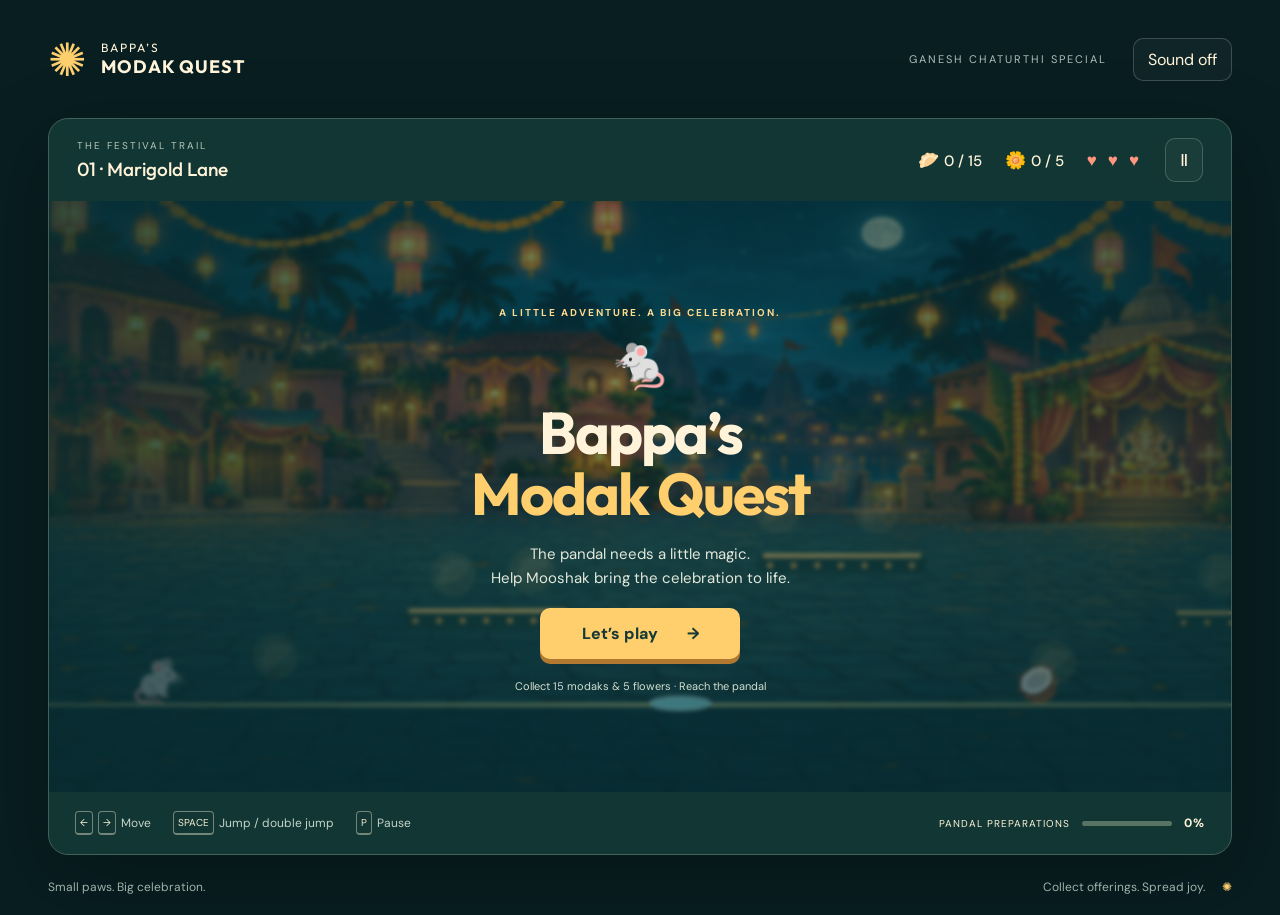
<file: index.html>
<!doctype html><html lang="en"><head><meta charset="UTF-8"><meta name="viewport" content="width=device-width,initial-scale=1"><title>Bappa’s Modak Quest</title><meta name="description" content="Help Mooshak gather modaks and flowers for Ganesh Chaturthi in a festive platform adventure."><link rel="icon" href="favicon.svg"><link rel="stylesheet" href="style.css"></head><body><main><header><a class="brand" href="./"><span class="brand-icon">✺</span><span>BAPPA’S <b>MODAK QUEST</b></span></a><div class="header-right"><span class="edition">GANESH CHATURTHI SPECIAL</span><button id="sound" aria-label="Enable sound">Sound off</button></div></header><section class="game-shell"><div class="hud"><div><span class="eyebrow">THE FESTIVAL TRAIL</span><strong id="chapter">01 · Marigold Lane</strong></div><div class="stats"><span title="Modaks">🥟 <b id="score">0 / 15</b></span><span title="Flowers">🌼 <b id="flowers">0 / 5</b></span><span id="hearts" aria-label="3 hearts">♥ ♥ ♥</span><button id="pause" aria-label="Pause game">Ⅱ</button></div></div><div class="stage"><canvas id="game" width="1200" height="600" aria-label="Platform game. Use arrow keys or A and D to move; Space to jump." tabindex="0"></canvas><div id="overlay" class="overlay"><div class="intro"><span class="pill">A LITTLE ADVENTURE. A BIG CELEBRATION.</span><div class="mouse">🐁</div><h1>Bappa’s<br><em>Modak Quest</em></h1><p>The pandal needs a little magic.<br>Help Mooshak bring the celebration to life.</p><button id="start" class="primary">Let’s play <span>→</span></button><span class="intro-note">Collect 15 modaks & 5 flowers · Reach the pandal</span></div></div><div id="toast" role="status"></div><div id="blessing"></div></div><div class="game-footer"><div class="instructions"><span><kbd>←</kbd><kbd>→</kbd> Move</span><span><kbd>SPACE</kbd> Jump / double jump</span><span><kbd>P</kbd> Pause</span></div><div class="progress"><span>PANDAL PREPARATIONS</span><div><i id="progress"></i></div><b id="percent">0%</b></div></div></section><div class="touch-controls"><div><button data-key="ArrowLeft" aria-label="Move left">←</button><button data-key="ArrowRight" aria-label="Move right">→</button></div><button data-key="Space" class="jump">JUMP ↑</button></div><footer><span>Small paws. Big celebration.</span><span>Collect offerings. Spread joy. <span class="footer-flower">✺</span></span></footer></main><script src="game.js"></script></body></html>
</file>
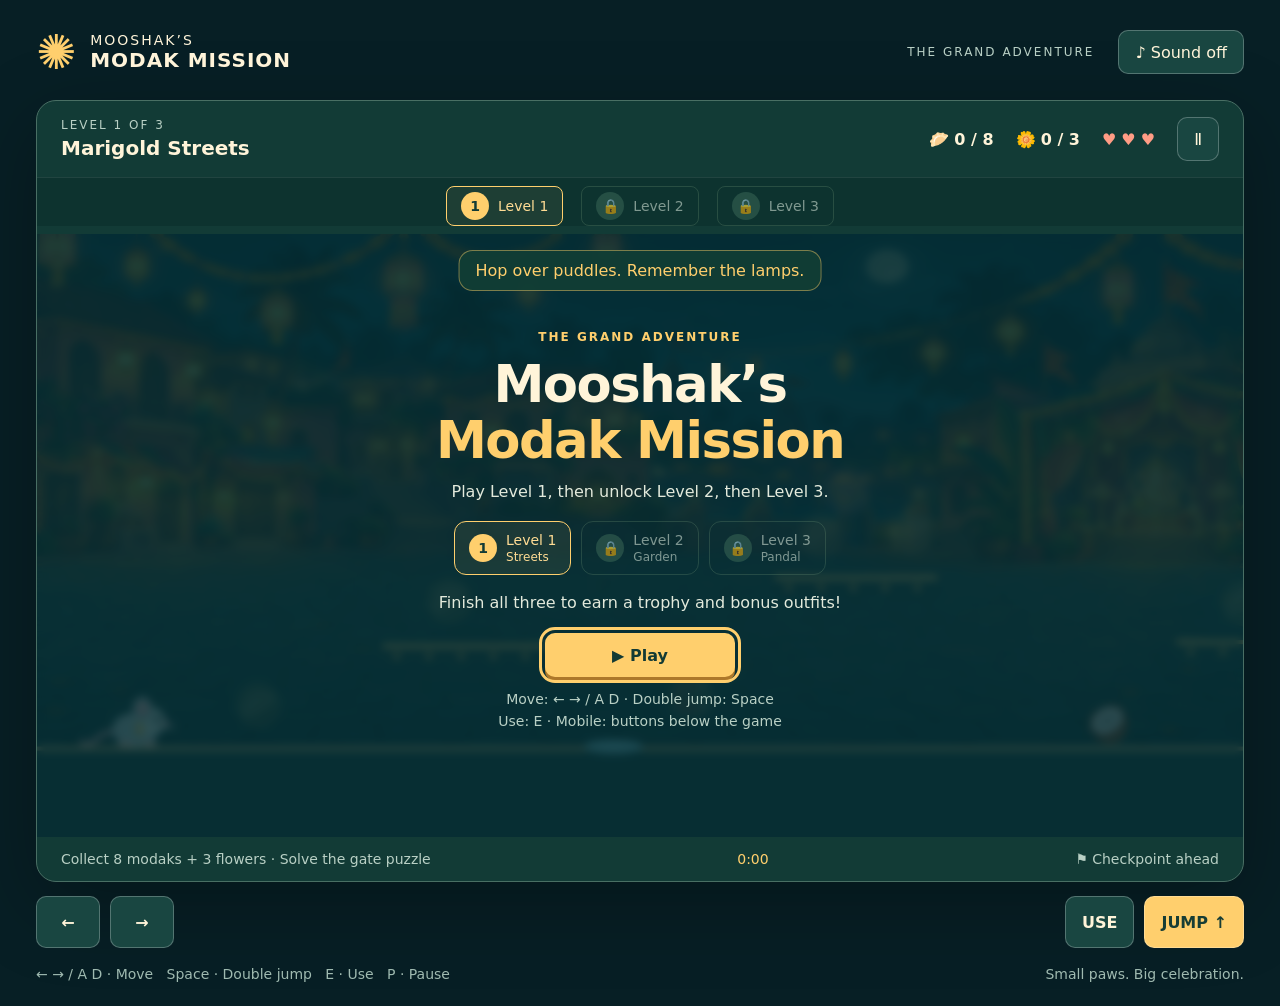
<file: adventure/index.html>
<!doctype html>
<html lang="en"><head><meta charset="utf-8"><meta name="viewport" content="width=device-width,initial-scale=1"><meta name="theme-color" content="#092f32"><title>Mooshak’s Modak Mission · Grand Adventure</title><meta name="description" content="Three festive worlds, clever puzzles, and one little mouse. Collect offerings and decorate your own Ganesh Chaturthi pandal."><link rel="icon" href="../favicon.svg"><link rel="stylesheet" href="style.css"></head>
<body><main><header><a class="brand" href="./"><span class="brand-mark">✺</span><span>MOOSHAK’S<b>MODAK MISSION</b></span></a><div class="header-tools"><span class="edition">THE GRAND ADVENTURE</span><button id="sound" aria-pressed="false">♪ Sound off</button></div></header>
<section class="game-shell" aria-label="Mooshak’s adventure"><div class="hud"><div><span class="eyebrow" id="level-label">THREE WORLDS · ONE CELEBRATION</span><strong id="chapter">The festival awaits</strong></div><div class="stats"><span>🥟 <b id="score">0 / 8</b></span><span>🌼 <b id="flowers">0 / 3</b></span><span id="hearts" aria-label="3 hearts">♥ ♥ ♥</span><button id="pause" aria-label="Pause game">Ⅱ</button></div></div>
<nav id="level-trail" aria-label="Level progress"></nav><div class="stage"><canvas id="game" width="1200" height="600" tabindex="0" aria-label="Move with arrow keys or A and D. Space to double jump. E to interact. P to pause."></canvas><div id="overlay" class="overlay" role="dialog" aria-modal="true" aria-label="Game menu"></div><div id="toast" role="status" aria-live="polite"></div><div id="powers"></div></div>
<div class="game-footer"><span id="objective">Collect offerings. Light the way.</span><span id="timer">0:00</span><span id="checkpoint">⚑ No checkpoint yet</span></div></section>
<div class="touch-controls"><div><button data-key="ArrowLeft" aria-label="Move left">←</button><button data-key="ArrowRight" aria-label="Move right">→</button></div><div><button id="interact">USE</button><button data-key="Space" class="jump">JUMP ↑</button></div></div>
<footer><span>← → / A D · Move &nbsp; Space · Double jump &nbsp; E · Use &nbsp; P · Pause</span><span>Small paws. Big celebration.</span></footer></main><script src="game.js"></script></body></html>
</file>
<file: style.css>
@import url('https://fonts.googleapis.com/css2?family=DM+Sans:wght@400;500;600;700&family=Outfit:wght@400;500;600;700;800&display=swap');
:root{color-scheme:dark;--cream:#fff4d9;--yellow:#ffcf6d;--teal:#0c302f}*{box-sizing:border-box}body{margin:0;background:#081e21;color:var(--cream);font-family:'DM Sans',sans-serif}main{max-width:1440px;margin:auto;padding:30px 48px 20px}header{display:flex;justify-content:space-between;align-items:center;margin-bottom:30px}.brand{display:flex;align-items:center;gap:12px;color:inherit;text-decoration:none;font-family:Outfit,sans-serif;letter-spacing:2px;font-size:12px}.brand b{display:block;font-size:18px;letter-spacing:1px}.brand-icon{font-size:46px;color:var(--yellow)}.header-right{display:flex;align-items:center;gap:26px}.edition{font-size:11px;letter-spacing:2px;color:#adc0b7}button{font:inherit;cursor:pointer;color:inherit;border:1px solid #ffffff30;background:#ffffff09;border-radius:10px;padding:10px 14px}button:hover{background:#ffffff20}button:focus-visible{outline:3px solid var(--yellow);outline-offset:3px}.game-shell{overflow:hidden;border:1px solid #44605a;border-radius:20px;background:#123633;box-shadow:0 24px 80px #0004}.hud{padding:19px 28px;display:flex;justify-content:space-between;align-items:center;gap:16px}.eyebrow{display:block;color:#b5c8b8;font-size:10px;letter-spacing:2px;margin-bottom:5px}.hud strong{font-family:Outfit,sans-serif;font-size:19px;font-weight:500}.stats{display:flex;align-items:center;gap:23px;font-size:17px}.stats b{font-size:15px;font-weight:500}#hearts{color:#ff967e;letter-spacing:3px}.stage{position:relative;background:#185250;aspect-ratio:2/1}canvas{width:100%;height:100%;display:block;outline:none}.overlay{position:absolute;inset:0;display:flex;justify-content:center;align-items:center;text-align:center;background:linear-gradient(90deg,#082c30c9,#092e3270,#082c30b0);backdrop-filter:blur(2px)}.intro{padding:20px}.pill{font-size:10px;font-weight:700;letter-spacing:2px;color:#ffda8f}.mouse{font-size:52px;margin-top:15px;line-height:1}h1{font-family:Outfit,sans-serif;font-size:clamp(34px,4.6vw,66px);line-height:1.03;letter-spacing:-2px;margin:14px 0}h1 em{font-style:normal;color:var(--yellow)}.intro p{font-size:15px;line-height:1.6;color:#e3e9db;margin:18px 0}.primary{border:0;background:var(--yellow);color:#173936;font-weight:800;padding:15px 30px;min-width:200px;box-shadow:0 5px 0 #b17830}.primary:hover{background:#ffdf99}.primary span{margin-left:25px}.intro-note{display:block;font-size:11px;color:#d4dfcf;margin-top:20px}.game-footer{display:flex;align-items:center;justify-content:space-between;padding:19px 26px;gap:20px}.instructions{display:flex;gap:22px;font-size:12px;color:#c3d4c8}.instructions span{display:flex;gap:5px;align-items:center}kbd{font-family:inherit;font-size:10px;border:1px solid #728578;border-bottom-width:2px;padding:4px;border-radius:4px;color:#f7edcf}.progress{display:flex;align-items:center;gap:12px;font-size:10px;letter-spacing:1px}.progress>div{width:90px;height:5px;background:#567364;border-radius:6px;overflow:hidden}.progress i{display:block;background:var(--yellow);height:100%;width:0;transition:width .3s}.progress b{font-size:12px}footer{display:flex;justify-content:space-between;font-size:12px;color:#9eb3aa;padding-top:24px}.footer-flower{color:var(--yellow);margin-left:14px}#toast{position:absolute;top:20px;left:50%;transform:translateX(-50%);background:#133a32e8;padding:10px 18px;border-radius:30px;color:var(--yellow);font-size:14px;white-space:nowrap;opacity:0;transition:opacity .2s}#blessing{position:absolute;bottom:18px;left:24px;color:var(--yellow);font-size:14px}.touch-controls{display:none}.puzzle-buttons{display:flex;justify-content:center;gap:12px;margin:20px}.puzzle-buttons button{font-size:24px;background:#183e3a}.result-stats{color:var(--yellow)!important;font-weight:700}@media(max-width:800px){main{padding:16px}.edition{display:none}header{margin-bottom:16px}.hud{padding:12px;gap:8px}.hud strong{font-size:14px}.eyebrow{font-size:8px}.stats{gap:10px;font-size:14px}.stats b{font-size:12px}#hearts{letter-spacing:0}.stage{aspect-ratio:1.35}.game-footer{padding:14px}.instructions{display:none}.progress{width:100%;justify-content:center}.progress>div{flex:1}.touch-controls{display:flex;justify-content:space-between;margin-top:16px;touch-action:none}.touch-controls>div{display:flex;gap:12px}.touch-controls button{min-width:65px;height:56px;background:#234640;font-weight:700;font-size:22px;user-select:none;-webkit-user-select:none}.touch-controls .jump{background:var(--yellow);color:#163a34;font-size:15px;min-width:112px}footer{font-size:10px}.intro-note{font-size:10px}.mouse{font-size:34px;margin-top:10px}.intro p{margin:10px 0;font-size:13px}h1{font-size:38px;margin:10px 0}.pill{font-size:8px}.primary{padding:12px 24px}.intro-note{margin-top:14px}}@media(prefers-reduced-motion:reduce){*{scroll-behavior:auto;transition:none!important}}
</file>
<file: adventure/style.css>
:root{color-scheme:dark;--ink:#092f32;--cream:#fff4d9;--gold:#ffcf6d;--muted:#b9d0c5}*{box-sizing:border-box}body{margin:0;background:#071f25;color:var(--cream);font-family:system-ui,-apple-system,'Segoe UI',sans-serif}main{max-width:1400px;margin:auto;padding:24px 36px}header{display:flex;justify-content:space-between;align-items:center;gap:16px;margin-bottom:20px}.brand{display:flex;align-items:center;gap:12px;color:inherit;text-decoration:none;font-size:14px;letter-spacing:2px}.brand b{display:block;font-size:20px;letter-spacing:1px}.brand-mark{font-size:48px;color:var(--gold)}.header-tools{display:flex;align-items:center;gap:24px}.edition,.eyebrow{font-size:12px;letter-spacing:2px;color:var(--muted)}button{font:inherit;font-size:16px;cursor:pointer;color:inherit;border:1px solid #ffffff40;background:#194641;border-radius:10px;padding:10px 16px;min-height:44px}button:hover{background:#2b5c50}button:focus-visible{outline:3px solid var(--gold);outline-offset:3px}button:disabled{cursor:default;opacity:.55}.game-shell{border:1px solid #496f64;border-radius:20px;overflow:hidden;box-shadow:0 24px 80px #0004;background:#123b36}.hud{display:flex;align-items:center;justify-content:space-between;padding:16px 24px;gap:12px}.eyebrow{display:block;margin-bottom:4px}.hud strong{font-size:20px}.stats{display:flex;align-items:center;gap:22px;white-space:nowrap}.stats b{font-size:16px}#hearts{color:#ff9c85}.stage{position:relative;aspect-ratio:2/1;background:#17574f}canvas{width:100%;height:100%;display:block;outline:none}.overlay{position:absolute;inset:0;display:flex;align-items:center;justify-content:center;padding:16px;background:#062c32cf;backdrop-filter:blur(4px);overflow:auto}.overlay[hidden]{display:none}.panel{width:min(660px,100%);text-align:center;margin:auto;padding:12px}.pill{font-size:12px;font-weight:800;letter-spacing:2px;color:var(--gold)}h1{font-size:clamp(30px,4vw,56px);line-height:1.08;letter-spacing:-1.5px;margin:12px 0}h1 em{font-style:normal;color:var(--gold)}p{line-height:1.55;font-size:16px;margin:12px 0;color:#e3eadc}.primary{background:var(--gold);color:#133a34;font-weight:800;border:0;min-width:190px;box-shadow:0 4px 0 #ad782a}.primary:hover{background:#ffe19b}.actions{display:flex;justify-content:center;gap:12px;flex-wrap:wrap;margin-top:18px}.route{display:flex;justify-content:center;gap:10px;flex-wrap:wrap;margin:20px 0}.route span{border:1px solid #82a99666;padding:8px 12px;border-radius:30px;font-size:14px}.game-footer{display:flex;align-items:center;justify-content:space-between;gap:12px;padding:14px 24px;font-size:14px;color:var(--muted)}#timer{font-variant-numeric:tabular-nums;color:var(--gold)}footer{display:flex;justify-content:space-between;gap:16px;margin-top:18px;font-size:14px;color:#9fbab0}.touch-controls{display:flex;justify-content:space-between;margin-top:14px;touch-action:none}.touch-controls>div{display:flex;gap:10px}.touch-controls button{min-width:64px;min-height:52px;font-weight:800;user-select:none;-webkit-user-select:none}.touch-controls .jump{background:var(--gold);color:#173d35}#toast{pointer-events:none;position:absolute;top:16px;left:50%;transform:translateX(-50%);background:#113e35f2;color:var(--gold);border:1px solid #e8bf6380;border-radius:14px;padding:10px 16px;font-size:16px;max-width:90%;width:max-content;text-align:center;opacity:0;transition:opacity .2s}#powers{pointer-events:none;position:absolute;bottom:12px;left:18px;background:#0a3333cc;border-radius:12px;color:var(--gold);font-size:14px;padding:6px 10px}#powers:empty{display:none}.puzzle-buttons{display:flex;justify-content:center;gap:12px;margin:18px 0}.puzzle-buttons button{font-size:22px;min-width:80px;min-height:66px}.puzzle-buttons small{display:block;font-size:14px}.lit{background:#ffcf6d!important;color:#123b36;box-shadow:0 0 24px #ffcf6d77}.rangoli{display:grid;grid-template-columns:repeat(3,56px);gap:6px;justify-content:center;margin:16px auto}.rangoli button{padding:0;font-size:24px}.choices{display:flex;justify-content:center;gap:8px;flex-wrap:wrap;margin:14px 0}.choices button{font-size:14px;min-height:60px}.choices button[aria-pressed=true]{border:2px solid var(--gold);background:#375943}.stars{font-size:42px;letter-spacing:8px;color:var(--gold)}.star-rules{text-align:left;max-width:390px;margin:14px auto;font-size:16px;line-height:1.7}.pandal-preview{background:#163e37;border:1px solid #708b61;border-radius:18px;margin:12px auto;padding:10px;max-width:330px;font-size:30px;line-height:1.25}.pandal-preview .offerings{font-size:22px}.results{display:flex;justify-content:center;gap:12px;flex-wrap:wrap}.results>div{border:1px solid #6c977e;padding:10px 14px;border-radius:12px;font-size:14px}.results b{display:block;color:var(--gold);font-size:22px}.small{font-size:14px;color:var(--muted)}@media(max-width:750px){main{padding:12px}.edition{display:none}.brand{font-size:12px;letter-spacing:1px}.brand b{font-size:16px}.brand-mark{font-size:36px}.header-tools button{font-size:14px;padding:8px}header{margin-bottom:12px}.hud{padding:12px;flex-wrap:wrap}.hud>div:first-child{width:100%}.hud strong{font-size:18px}.eyebrow{font-size:12px;letter-spacing:1px}.stats{width:100%;justify-content:space-between;gap:10px}.stage{aspect-ratio:auto;height:min(510px,65vh);min-height:360px}canvas{object-fit:contain}.overlay{padding:10px}.panel{padding:4px}h1{font-size:34px}.route{gap:6px;margin:12px 0}.route span{font-size:12px;padding:6px 8px}.game-footer{padding:12px;flex-wrap:wrap;font-size:14px}#objective{width:100%}footer{font-size:12px}footer span:first-child{display:none}.choices{margin:8px 0}.choices button{min-height:44px}.pandal-preview{font-size:24px}#toast{font-size:14px}.puzzle-buttons button{min-width:65px;padding:8px}.stars{font-size:34px}.results>div{padding:8px}}@media(prefers-reduced-motion:reduce){*{transition:none!important}}
#victory-mouse{width:180px;height:65px;margin:0 auto;display:block}#victory-mouse+h1{margin-top:0}
.journey{list-style:none;padding:0;display:flex;gap:10px;justify-content:center;margin:16px auto;text-align:left}.journey li{display:flex;align-items:center;gap:9px;padding:10px 14px;border:1px solid #779b7b66;border-radius:12px;color:#bed0c5;font-size:14px}.journey b{display:grid;place-items:center;width:28px;height:28px;border-radius:50%;background:#325e50;color:#fff4d9;flex-shrink:0}.journey small{display:block;font-size:12px;margin-top:2px}.journey .current{border-color:#ffcf6d;background:#ffcf6d12;color:#ffdc94}.journey .current b{background:#ffcf6d;color:#123b36}.journey .done{color:#b8efb4}.journey .locked{opacity:.65}#level-trail{border-top:1px solid #ffffff15;background:#0d332f}#level-trail .journey{margin:8px auto;gap:18px}#level-trail .journey li{padding:5px 14px;border-radius:8px}#level-trail .journey small{display:none}.mission-goal{background:#153f38;border:1px solid #78945a;border-radius:14px;padding:12px}.reward-trophy{font-size:56px;line-height:1.15;margin:8px}#outfit-preview{display:block;width:180px;height:80px;margin:auto}@media(max-width:750px){.journey{gap:5px;margin:10px 0}.journey li{padding:7px;gap:5px;font-size:12px}.journey b{width:24px;height:24px}#level-trail .journey{gap:5px}#level-trail .journey li{padding:5px 9px}.mission-goal{font-size:14px;padding:10px}.reward-trophy{font-size:42px}}
</file>
